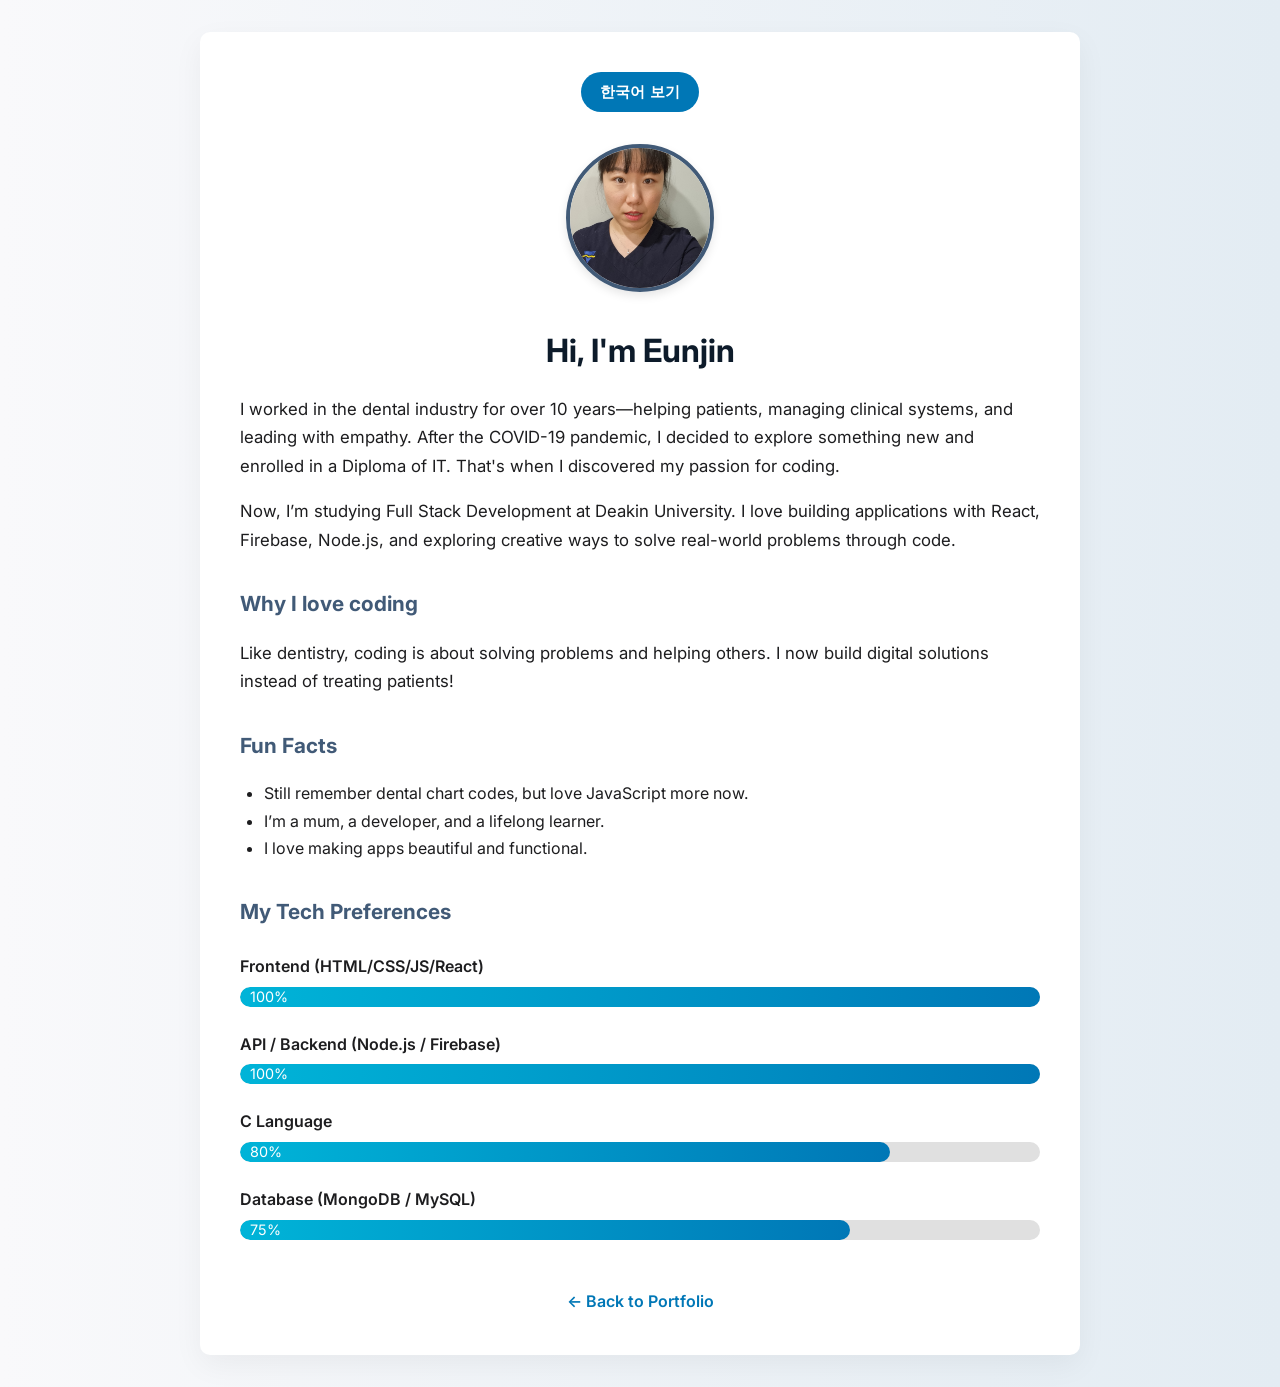
<file: public/readme.html>
<!DOCTYPE html>
<html lang="en">
  <head>
    <meta charset="UTF-8" />
    <meta name="viewport" content="width=device-width, initial-scale=1.0" />
    <title>README | Eunjin Kim</title>
    <link
      href="https://fonts.googleapis.com/css2?family=Inter:wght@400;600;700&display=swap"
      rel="stylesheet"
    />
    <style>
      body {
        margin: 0;
        font-family: "Inter", sans-serif;
        background: linear-gradient(to right, #f9f9fb, #e3ecf3);
        color: #1d1d1f;
        padding: 2rem 1rem;
        line-height: 1.7;
      }
      .container {
        max-width: 800px;
        margin: auto;
        background: white;
        padding: 2.5rem;
        border-radius: 10px;
        box-shadow: 0 10px 30px rgba(0, 0, 0, 0.05);
      }
      .profile-img {
        display: block;
        margin: 0 auto 2rem;
        width: 140px;
        height: 140px;
        border-radius: 50%;
        object-fit: cover;
        border: 4px solid #415a77;
        box-shadow: 0 4px 10px rgba(0, 0, 0, 0.1);
      }
      h1 {
        text-align: center;
        color: #0d1b2a;
        font-size: 2rem;
        margin-bottom: 0.5rem;
      }
      h2 {
        margin-top: 2rem;
        color: #415a77;
        font-size: 1.3rem;
      }
      p {
        margin-top: 1rem;
        font-size: 1.05rem;
      }
      ul {
        padding-left: 1.5rem;
      }
      .back-link {
        display: block;
        margin-top: 3rem;
        text-align: center;
        color: #0077b6;
        font-weight: 600;
        text-decoration: none;
      }
      .back-link:hover {
        text-decoration: underline;
      }
      .lang-btn {
        display: block;
        margin: 0 auto 2rem;
        background-color: #0077b6;
        color: white;
        padding: 0.6rem 1.2rem;
        border: none;
        border-radius: 999px;
        font-weight: bold;
        font-size: 0.95rem;
        cursor: pointer;
        transition: background-color 0.3s ease;
      }
      .lang-btn:hover {
        background-color: #023e8a;
      }
      .skill-bar {
        margin-top: 1.5rem;
      }
      .skill-bar span {
        font-weight: 600;
        display: block;
        margin-bottom: 0.4rem;
      }
      .bar {
        background-color: #e0e0e0;
        border-radius: 999px;
        overflow: hidden;
        height: 20px;
      }
      .fill {
        height: 100%;
        background: linear-gradient(to right, #00b4d8, #0077b6);
        color: white;
        font-size: 0.9rem;
        line-height: 20px;
        padding-left: 10px;
        border-radius: 999px;
        animation: fillGrow 1.5s ease-out forwards;
      }
      @keyframes fillGrow {
        from {
          width: 0%;
        }
        to {
        }
      }
    </style>
  </head>
  <body>
    <div class="container">
      <button id="lang-toggle" class="lang-btn">한국어 보기</button>

      <!-- English Section -->
      <div id="english-section">
        <img src="assets/profile.jpg" alt="Eunjin Kim" class="profile-img" />
        <h1>Hi, I'm Eunjin</h1>
        <p>
          I worked in the dental industry for over 10 years—helping patients,
          managing clinical systems, and leading with empathy. After the
          COVID-19 pandemic, I decided to explore something new and enrolled in
          a Diploma of IT. That's when I discovered my passion for coding.
        </p>
        <p>
          Now, I’m studying Full Stack Development at Deakin University. I love
          building applications with React, Firebase, Node.js, and exploring
          creative ways to solve real-world problems through code.
        </p>

        <h2>Why I love coding</h2>
        <p>
          Like dentistry, coding is about solving problems and helping others. I
          now build digital solutions instead of treating patients!
        </p>

        <h2>Fun Facts</h2>
        <ul>
          <li>
            Still remember dental chart codes, but love JavaScript more now.
          </li>
          <li>I’m a mum, a developer, and a lifelong learner.</li>
          <li>I love making apps beautiful and functional.</li>
        </ul>

        <h2>My Tech Preferences</h2>
        <div class="skill-bar">
          <span>Frontend (HTML/CSS/JS/React)</span>
          <div class="bar">
            <div class="fill" style="width: 100%">100%</div>
          </div>
        </div>
        <div class="skill-bar">
          <span>API / Backend (Node.js / Firebase)</span>
          <div class="bar">
            <div class="fill" style="width: 100%">100%</div>
          </div>
        </div>
        <div class="skill-bar">
          <span>C Language</span>
          <div class="bar"><div class="fill" style="width: 80%">80%</div></div>
        </div>
        <div class="skill-bar">
          <span>Database (MongoDB / MySQL)</span>
          <div class="bar"><div class="fill" style="width: 75%">75%</div></div>
        </div>
      </div>

      <!-- Korean Section -->
      <div id="korean-section" style="display: none">
        <img src="assets/profile.jpg" alt="Eunjin Kim" class="profile-img" />
        <h1>안녕하세요, 김은진입니다</h1>
        <p>
          10년 넘게 치과 분야에서 근무하며 환자 관리와 진료 보조, 데이터 입력
          등의 업무를 해왔습니다. 코로나 이후 새로운 분야에 도전하고 싶어 IT
          디플로마 과정을 수강했고, 그 과정에서 코딩의 매력을 알게 되었습니다.
        </p>
        <p>
          지금은 디킨대학교에서 컴퓨터공학 학사 과정을 밟고 있으며, React,
          Firebase, Node.js 등을 활용해 웹 애플리케이션을 개발하고 있습니다.
        </p>

        <h2>제가 코딩을 좋아하는 이유</h2>
        <p>
          치과 진료처럼, 코딩도 문제를 해결하고 사람들에게 도움이 되는 점이
          매력적입니다. 이제는 환자를 직접 돕는 대신 디지털로 문제를 해결하고
          있습니다.
        </p>

        <h2>조금 더 저에 대해</h2>
        <ul>
          <li>아직도 치과 코드 기억나요 근데 JavaScript가 더 좋아요!</li>
          <li>엄마이자 개발자, 그리고 평생 배우는 사람입니다.</li>
          <li>디자인과 기능을 모두 살리는 개발을 좋아합니다.</li>
        </ul>

        <h2>기술 스택 선호도</h2>
        <div class="skill-bar">
          <span>프론트엔드 (HTML/CSS/JS/React)</span>
          <div class="bar">
            <div class="fill" style="width: 100%">100%</div>
          </div>
        </div>
        <div class="skill-bar">
          <span>백엔드 / API (Node.js / Firebase)</span>
          <div class="bar">
            <div class="fill" style="width: 100%">100%</div>
          </div>
        </div>
        <div class="skill-bar">
          <span>C 언어</span>
          <div class="bar"><div class="fill" style="width: 80%">80%</div></div>
        </div>
        <div class="skill-bar">
          <span>데이터베이스 (MongoDB / MySQL)</span>
          <div class="bar"><div class="fill" style="width: 75%">75%</div></div>
        </div>
      </div>

      <a href="index.html" class="back-link">← Back to Portfolio</a>
    </div>

    <script>
      const btn = document.getElementById("lang-toggle");
      const en = document.getElementById("english-section");
      const ko = document.getElementById("korean-section");

      btn.addEventListener("click", () => {
        if (en.style.display !== "none") {
          en.style.display = "none";
          ko.style.display = "block";
          btn.innerText = " English";
        } else {
          en.style.display = "block";
          ko.style.display = "none";
          btn.innerText = " 한국어 보기";
        }
      });
    </script>
  </body>
</html>
</file>
